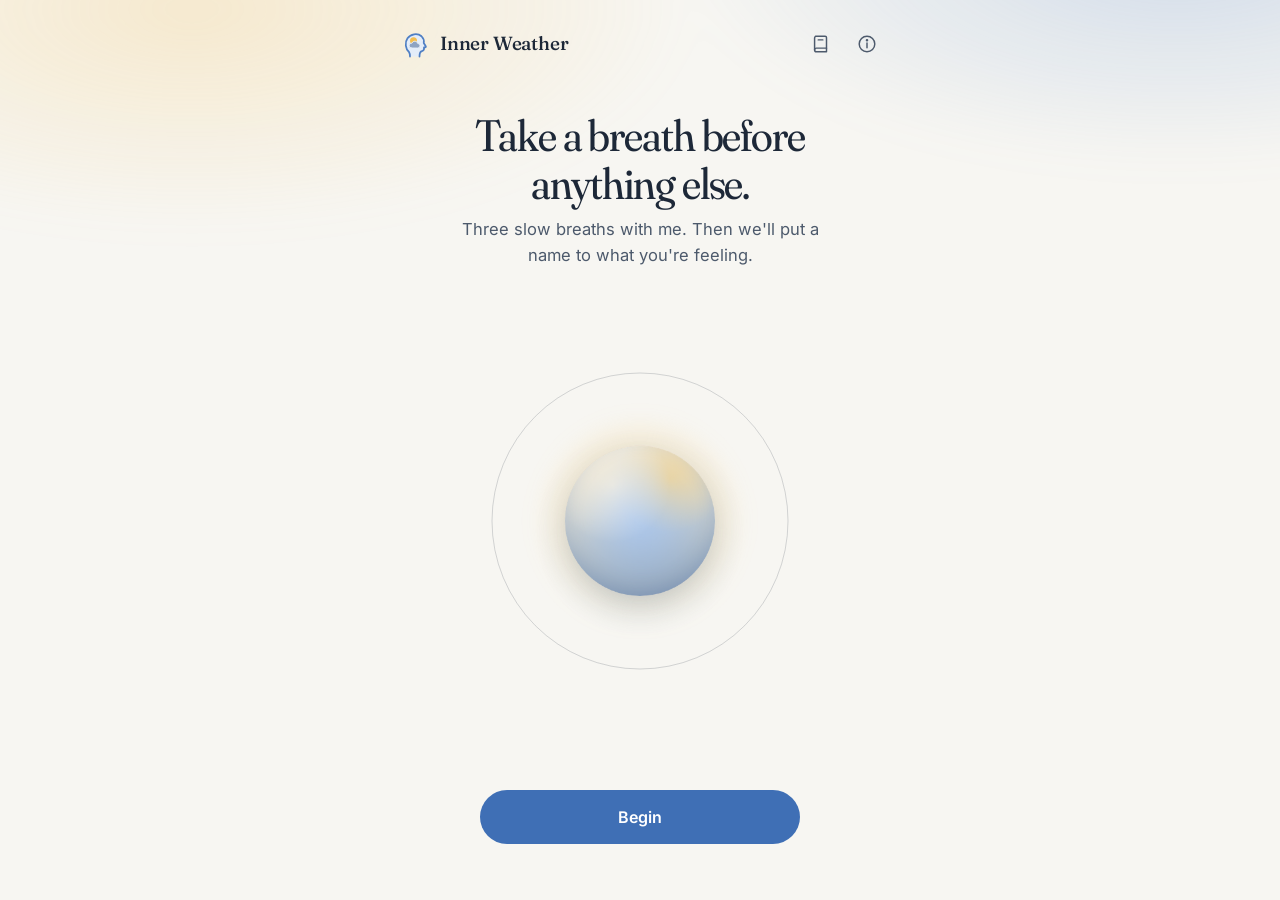
<file: index.html>
<!doctype html>
<html lang="en">
<head>
<meta charset="utf-8">
<meta name="viewport" content="width=device-width, initial-scale=1, viewport-fit=cover">
<title>Inner Weather</title>
<meta name="description" content="A one-minute pause to breathe, name what you're feeling, and choose what to do with it.">
<meta name="theme-color" content="#F7F6F2" media="(prefers-color-scheme: light)">
<meta name="theme-color" content="#0F1520" media="(prefers-color-scheme: dark)">
<meta name="apple-mobile-web-app-capable" content="yes">
<meta name="apple-mobile-web-app-title" content="Inner Weather">
<meta name="apple-mobile-web-app-status-bar-style" content="default">
<meta property="og:type" content="website">
<meta property="og:title" content="Inner Weather">
<meta property="og:description" content="Breathe, name what you're feeling, and choose what to do with it.">
<meta property="og:image" content="https://spoonninja.github.io/inner_weather/og-image.png">
<meta name="twitter:card" content="summary_large_image">
<meta name="twitter:title" content="Inner Weather">
<meta name="twitter:description" content="Breathe, name what you're feeling, and choose what to do with it.">
<meta name="twitter:image" content="https://spoonninja.github.io/inner_weather/og-image.png">
<link rel="manifest" href="./manifest.webmanifest">
<link rel="icon" href="./icons/icon.svg" type="image/svg+xml">
<link rel="apple-touch-icon" href="./icons/apple-touch-icon.png">
<link rel="preload" href="./fonts/fraunces.woff2" as="font" type="font/woff2" crossorigin>
<link rel="preload" href="./fonts/inter.woff2" as="font" type="font/woff2" crossorigin>
<link rel="stylesheet" href="./css/styles.css">
</head>
<body>
<div id="app"></div>
<div id="live" class="sr-only" aria-live="polite"></div>
<noscript><p style="padding:24px;font-family:system-ui">Inner Weather needs JavaScript to run.</p></noscript>
<script type="module" src="./js/app.js"></script>
</body>
</html>
</file>
<file: css/styles.css>
/* Inner Weather */

@font-face {
  font-family: "Fraunces";
  src: url("../fonts/fraunces.woff2") format("woff2-variations"), url("../fonts/fraunces.woff2") format("woff2");
  font-weight: 100 900;
  font-style: normal;
  font-display: swap;
}
@font-face {
  font-family: "Fraunces";
  src: url("../fonts/fraunces-italic.woff2") format("woff2-variations"), url("../fonts/fraunces-italic.woff2") format("woff2");
  font-weight: 100 900;
  font-style: italic;
  font-display: swap;
}
@font-face {
  font-family: "Inter";
  src: url("../fonts/inter.woff2") format("woff2-variations"), url("../fonts/inter.woff2") format("woff2");
  font-weight: 100 900;
  font-style: normal;
  font-display: swap;
}

:root {
  --bg: #F7F6F2;
  --surface: #FFFFFF;
  --surface-2: #EDF1F6;
  --ink: #1D2838;
  --ink-2: #4D5A6C;
  --ink-3: #8792A2;
  --line: rgba(29, 40, 56, 0.09);
  --line-strong: rgba(29, 40, 56, 0.17);
  --primary: #3F6FB5;
  --primary-ink: #FFFFFF;
  --accent-soft: #E4EDF9;
  --focus: #3F6FB5;
  --glow-a: rgba(244, 190, 79, 0.22);
  --glow-b: rgba(91, 139, 208, 0.24);
  --on-pastel: #26303D;
  --logo-blue: #4F7FC4;
  --logo-fill: #E4EDF9;
  --shadow: 0 1px 2px rgba(29, 40, 56, 0.04), 0 8px 24px -12px rgba(29, 40, 56, 0.14);
  --serif: "Fraunces", Georgia, "Times New Roman", serif;
  --sans: "Inter", system-ui, -apple-system, "Segoe UI", Roboto, sans-serif;
  --ease: cubic-bezier(0.2, 0.8, 0.2, 1);
  color-scheme: light;
}

@media (prefers-color-scheme: dark) {
  :root {
    --bg: #0F1520;
    --surface: #161E2C;
    --surface-2: #1E2839;
    --ink: #EDF1F7;
    --ink-2: #AAB6C6;
    --ink-3: #758296;
    --line: rgba(255, 255, 255, 0.07);
    --line-strong: rgba(255, 255, 255, 0.15);
    --primary: #8EB2EA;
    --primary-ink: #0F1520;
    --accent-soft: #1F2D45;
    --focus: #8EB2EA;
    --glow-a: rgba(244, 190, 79, 0.08);
    --glow-b: rgba(91, 139, 208, 0.18);
    --logo-blue: #7FA6E2;
    --logo-fill: #1C2A42;
    --shadow: 0 1px 2px rgba(0, 0, 0, 0.3), 0 10px 30px -14px rgba(0, 0, 0, 0.6);
    color-scheme: dark;
  }
}

* { box-sizing: border-box; }
html { -webkit-text-size-adjust: 100%; overflow-x: hidden; }
@supports (overflow: clip) { html, body { overflow-x: clip; } }
html, body { margin: 0; }
body {
  background: var(--bg);
  color: var(--ink);
  font-family: var(--sans);
  font-size: 16px;
  line-height: 1.55;
  -webkit-font-smoothing: antialiased;
  -moz-osx-font-smoothing: grayscale;
  min-height: 100vh;
  min-height: 100dvh;
  overflow-x: hidden;
}
body::before {
  content: "";
  position: fixed;
  inset: -20% -20% auto -20%;
  height: 70vh;
  background:
    radial-gradient(40% 50% at 25% 30%, var(--glow-a), transparent 70%),
    radial-gradient(40% 50% at 80% 20%, var(--glow-b), transparent 70%);
  filter: blur(20px);
  pointer-events: none;
  z-index: 0;
}

button, input, textarea { font: inherit; color: inherit; }
button { cursor: pointer; -webkit-tap-highlight-color: transparent; }
a { color: inherit; text-underline-offset: 3px; text-decoration-thickness: 1px; }
[hidden] { display: none !important; }
:focus { outline: none; }
:focus-visible { outline: 2px solid var(--focus); outline-offset: 3px; border-radius: 10px; }

.sr-only {
  position: absolute; width: 1px; height: 1px; padding: 0; margin: -1px;
  overflow: hidden; clip: rect(0, 0, 0, 0); white-space: nowrap; border: 0;
}

/* ---------- shell ---------- */
.shell {
  position: relative;
  z-index: 1;
  max-width: 520px;
  margin: 0 auto;
  padding: 0 20px calc(40px + env(safe-area-inset-bottom));
  min-height: 100vh;
  min-height: 100dvh;
  display: flex;
  flex-direction: column;
}

.topbar {
  display: flex;
  align-items: center;
  justify-content: space-between;
  height: 64px;
  padding-top: env(safe-area-inset-top);
  box-sizing: content-box;
}
.wordmark {
  display: inline-flex;
  align-items: center;
  gap: 10px;
  background: none;
  border: 0;
  padding: 6px 6px 6px 0;
  font-family: var(--serif);
  font-size: 19px;
  font-weight: 500;
  letter-spacing: -0.01em;
  color: var(--ink);
}
.wordmark .mini-wheel { flex: none; }
.topbar-actions { display: flex; gap: 4px; margin-right: -8px; }
.icon-btn {
  width: 42px; height: 42px;
  display: grid; place-items: center;
  border: 0; border-radius: 50%;
  background: transparent;
  color: var(--ink-2);
  transition: background 0.2s var(--ease), color 0.2s var(--ease);
}
.icon-btn:hover, .icon-btn.is-active { background: var(--surface-2); color: var(--ink); }

.icon { display: inline-grid; place-items: center; width: 22px; height: 22px; flex: none; }
.icon svg { width: 100%; height: 100%; fill: none; stroke: currentColor; stroke-width: 1.6; stroke-linecap: round; stroke-linejoin: round; }

.screen {
  flex: 1;
  display: flex;
  flex-direction: column;
  opacity: 0;
  transform: translateY(10px);
  transition: opacity 0.45s var(--ease), transform 0.55s var(--ease);
}
.screen.is-in { opacity: 1; transform: none; }
.screen > section { flex: 1; display: flex; flex-direction: column; }

/* ---------- type ---------- */
.display {
  font-family: var(--serif);
  font-weight: 400;
  font-size: clamp(32px, 8.6vw, 44px);
  line-height: 1.08;
  letter-spacing: -0.025em;
  margin: 0;
  font-variation-settings: "opsz" 96, "SOFT" 50;
}
.title {
  font-family: var(--serif);
  font-weight: 400;
  font-size: clamp(28px, 7.4vw, 36px);
  line-height: 1.12;
  letter-spacing: -0.02em;
  margin: 0;
  font-variation-settings: "opsz" 72, "SOFT" 50;
}
.lede { color: var(--ink-2); font-size: 16.5px; line-height: 1.55; margin: 10px 0 0; }
.eyebrow {
  display: inline-flex;
  align-items: center;
  gap: 8px;
  margin: 0;
  font-size: 12px;
  font-weight: 600;
  letter-spacing: 0.08em;
  text-transform: uppercase;
  color: var(--ink-2);
}
.muted { color: var(--ink-3); }
.small { font-size: 14px; }
.section-title { font-family: var(--serif); font-weight: 500; font-size: 21px; letter-spacing: -0.01em; margin: 0; }
.screen-head { margin: 8px 0 20px; }

/* ---------- buttons ---------- */
.btn {
  display: inline-flex;
  align-items: center;
  justify-content: center;
  gap: 8px;
  width: 100%;
  min-height: 54px;
  padding: 0 24px;
  border-radius: 999px;
  border: 1px solid transparent;
  font-size: 16px;
  font-weight: 600;
  letter-spacing: -0.005em;
  transition: transform 0.15s var(--ease), background 0.2s var(--ease), border-color 0.2s var(--ease), opacity 0.2s;
}
.btn:active { transform: scale(0.985); }
.btn-primary { background: var(--primary); color: var(--primary-ink); }
.btn-primary:hover { opacity: 0.92; }
.btn-quiet { background: transparent; border-color: var(--line-strong); color: var(--ink); }
.btn-quiet:hover { background: var(--surface); }
.btn-danger { background: #B4513F; color: #fff; }
.text-btn {
  display: inline-flex; align-items: center; gap: 6px;
  background: none; border: 0; padding: 10px 4px;
  color: var(--ink-2); font-size: 15px; font-weight: 500;
}
.text-btn:hover { color: var(--ink); }
.text-btn .icon { width: 18px; height: 18px; }
.text-btn.center { align-self: center; }

.back-bar { margin: 4px 0 18px; }
.back-link {
  display: inline-flex; align-items: center; gap: 4px;
  background: none; border: 0; padding: 8px 10px 8px 2px;
  color: var(--ink-2); font-size: 15px; font-weight: 500;
}
.back-link:hover { color: var(--ink); }
.back-link .icon { width: 20px; height: 20px; }

/* ---------- chips ---------- */
.feeling-chip {
  display: inline-flex; align-items: center; gap: 8px;
  padding: 6px 14px 6px 10px;
  border-radius: 999px;
  background: color-mix(in srgb, var(--chip) 38%, var(--surface));
  border: 1px solid color-mix(in srgb, var(--chip) 60%, transparent);
  font-weight: 600; font-size: 14.5px; color: var(--ink);
  white-space: nowrap;
}
.chip-dot {
  width: 9px; height: 9px; border-radius: 50%; flex: none;
  background: var(--chip);
  box-shadow: inset 0 0 0 1px rgba(0, 0, 0, 0.12);
}

/* ---------- welcome ---------- */
.welcome {
  text-align: center;
  padding-top: 4px;
}
.welcome-copy {
  max-width: 400px;
  margin: 12px auto 0;
  transition: opacity 0.6s var(--ease), transform 0.6s var(--ease);
}
.welcome.is-breathing .welcome-copy { opacity: 0; transform: translateY(-8px); pointer-events: none; }
.breath-slot { flex: 1; display: grid; place-items: center; padding: 20px 0 8px; }
.welcome-foot { position: relative; min-height: 70px; padding-bottom: 12px; }
.welcome-actions, .breathing-actions {
  display: flex; flex-direction: column; align-items: center;
  transition: opacity 0.4s var(--ease);
}
.breathing-actions { position: absolute; inset: 0 0 auto 0; }
.welcome-actions .btn { max-width: 320px; }
.breathing-actions { opacity: 0; pointer-events: none; }
.welcome.is-breathing .welcome-actions { opacity: 0; pointer-events: none; }
.welcome.is-breathing.can-skip .breathing-actions { opacity: 1; pointer-events: auto; }
.welcome.is-leaving { opacity: 0; transform: scale(0.98); transition: opacity 0.4s var(--ease), transform 0.4s var(--ease); }

.invite-card {
  text-align: left;
  display: grid;
  gap: 6px;
  margin: 4px 0 8px;
  padding: 18px 20px;
  border-radius: 22px;
  background: linear-gradient(135deg, color-mix(in srgb, var(--chip) 30%, var(--surface)), var(--surface));
  border: 1px solid var(--line);
  box-shadow: var(--shadow);
}
.invite-feeling {
  display: inline-flex; align-items: center; gap: 10px; margin: 2px 0 0;
  font-family: var(--serif); font-size: 26px; line-height: 1.1; letter-spacing: -0.015em;
}
.invite-feeling .chip-dot { width: 12px; height: 12px; }
.invite-note { margin: 0; color: var(--ink-2); font-size: 14.5px; }

/* ---------- breath ---------- */
.breath { display: flex; flex-direction: column; align-items: center; gap: 22px; }
.breath-stage {
  position: relative;
  width: min(300px, 76vw);
  aspect-ratio: 1;
}
.breath-ring { position: absolute; inset: 0; width: 100%; height: 100%; overflow: visible; }
.ring-track { fill: none; stroke: var(--line-strong); stroke-width: 1; }
.ring-progress { fill: none; stroke: var(--ink-2); stroke-width: 1.5; stroke-linecap: round; opacity: 0; transition: opacity 0.6s; }
.breath.is-running .ring-progress { opacity: 0.8; }

.breath-halo, .breath-orb {
  position: absolute;
  inset: 11%;
  border-radius: 50%;
  transform: scale(0.6);
  will-change: transform;
}
.breath-halo {
  border: 1px solid color-mix(in srgb, #7FA6E2 50%, transparent);
  background: radial-gradient(circle, transparent 55%, color-mix(in srgb, #A9C6EC 22%, transparent) 100%);
  opacity: 0.15;
}
.halo-2 { border-color: color-mix(in srgb, #F4BE4F 45%, transparent); }
.halo-3 { border-color: color-mix(in srgb, #EFA67C 45%, transparent); }
.breath-orb {
  background:
    radial-gradient(circle at 32% 26%, rgba(255, 255, 255, 0.95), rgba(255, 255, 255, 0) 38%),
    radial-gradient(circle at 70% 22%, rgba(255, 221, 150, 0.75), rgba(255, 221, 150, 0) 34%),
    linear-gradient(170deg, #F1F6FD 0%, #C6D9F3 42%, #8FB2E4 78%, #7299D6 100%);
  box-shadow:
    inset 0 -12px 30px rgba(40, 70, 130, 0.18),
    0 20px 60px -10px rgba(79, 127, 196, 0.45);
  display: grid;
  place-items: center;
}
.orb-glow {
  position: absolute; inset: -18%;
  border-radius: 50%;
  background: radial-gradient(circle, rgba(160, 194, 240, 0.55), rgba(244, 190, 79, 0.22) 50%, transparent 72%);
  filter: blur(18px);
  z-index: -1;
}
.orb-text {
  position: absolute; inset: 0;
  display: flex; flex-direction: column; align-items: center; justify-content: center; gap: 2px;
  color: var(--on-pastel);
  pointer-events: none;
}
.breath-word {
  font-family: var(--serif);
  font-style: italic;
  font-size: 26px;
  letter-spacing: -0.01em;
  transition: opacity 0.18s ease;
  min-height: 1.2em;
}
.breath-word.is-swapping { opacity: 0; }
.breath-count {
  font-size: 13px; font-weight: 600; letter-spacing: 0.1em;
  font-variant-numeric: tabular-nums;
  opacity: 0.55;
  min-height: 1.2em;
}
.breath.is-idle .breath-orb { animation: idle 6s ease-in-out infinite; }
.breath.is-idle .breath-halo { animation: idle-halo 6s ease-in-out infinite; }
@keyframes idle { 0%, 100% { transform: scale(0.58); } 50% { transform: scale(0.64); } }
@keyframes idle-halo { 0%, 100% { transform: scale(0.62); opacity: 0.12; } 50% { transform: scale(0.72); opacity: 0.25; } }

.breath-dots { display: flex; gap: 6px; height: 6px; opacity: 0; transition: opacity 0.5s; }
.breath.is-running .breath-dots { opacity: 1; }
.breath-dot { width: 6px; height: 6px; border-radius: 999px; background: var(--line-strong); transition: width 0.4s var(--ease), background 0.4s; }
.breath-dot.is-current { width: 20px; background: var(--ink-2); }
.breath-dot.is-done { background: var(--ink-3); }

/* ---------- wheel ---------- */
.wheel-screen .screen-head { text-align: center; margin-bottom: 8px; }
.wheel-frame {
  position: relative;
  width: min(calc(100vw - 12px), 640px);
  left: 50%;
  transform: translateX(-50%);
  padding-top: 36px;
}
.wheel-frame > .back-link { position: absolute; top: 0; left: max(14px, calc(50% - 250px)); z-index: 2; }
.wheel { width: 100%; }
.wheel-svg {
  display: block;
  width: 100%;
  height: auto;
  overflow: visible;
  transition: opacity 0.28s ease, transform 0.42s var(--ease);
  transform-origin: 50% 50%;
}
.wheel-svg.is-leaving { opacity: 0; transform: scale(0.96); }
.wheel-svg.is-entering { opacity: 0; transform: scale(1.05); transition: none; }
.seg { cursor: pointer; outline: none; }
.seg-fill { stroke: var(--bg); stroke-width: 1.6; transition: filter 0.2s ease; }
.seg:hover .seg-fill { filter: brightness(1.05) saturate(1.12); }
.seg:focus-visible .seg-fill { stroke: var(--ink); stroke-width: 3; }
.wheel-label { font-family: var(--sans); pointer-events: none; letter-spacing: -0.005em; }
.center-disc { fill: var(--surface); stroke: var(--line); }
.center-title { font-family: var(--serif); font-size: 23px; fill: var(--ink); letter-spacing: -0.01em; }
.focus-center .seg-fill { stroke-width: 3; }
.center-lead { font-family: var(--sans); font-size: 10px; font-weight: 700; letter-spacing: 0.14em; fill: var(--on-pastel); opacity: 0.7; pointer-events: none; }
.center-rest { font-family: var(--serif); font-size: 20px; fill: var(--on-pastel); letter-spacing: -0.01em; pointer-events: none; }

.search-wrap { display: flex; flex-direction: column; align-items: center; margin-top: 16px; }
.search { width: 100%; }
.search-field {
  display: flex; align-items: center; gap: 10px;
  height: 52px; padding: 0 18px;
  border-radius: 999px;
  background: var(--surface);
  border: 1px solid var(--line-strong);
  color: var(--ink-3);
}
.search-field:focus-within { border-color: var(--ink-2); }
.search-input { flex: 1; border: 0; background: none; outline: none; font-size: 16px; color: var(--ink); min-width: 0; }
.search-input::-webkit-search-cancel-button { display: none; }
.search-results { display: grid; gap: 6px; margin-top: 10px; }
.search-hit {
  display: flex; align-items: center; justify-content: space-between; gap: 12px;
  padding: 10px 12px; border-radius: 14px; border: 0; background: transparent; text-align: left;
}
.search-hit:hover { background: var(--surface); }
.hit-place { color: var(--ink-3); font-size: 13px; text-align: right; }

/* ---------- feeling ---------- */
.feeling-head { position: relative; margin-bottom: 18px; }
.feeling-head::before {
  content: "";
  position: absolute;
  width: 240px; height: 240px;
  right: -60px; top: -90px;
  border-radius: 50%;
  background: radial-gradient(circle, color-mix(in srgb, var(--chip) 70%, transparent), transparent 68%);
  filter: blur(10px);
  opacity: 0.8;
  z-index: -1;
}
.place-eyebrow { text-transform: none; letter-spacing: 0; font-size: 14px; font-weight: 500; }
.feeling-name {
  font-family: var(--serif);
  font-weight: 400;
  font-size: clamp(46px, 13vw, 64px);
  line-height: 1;
  letter-spacing: -0.035em;
  margin: 12px 0 0;
  font-variation-settings: "opsz" 144, "SOFT" 60;
  overflow-wrap: anywhere;
}
.meaning { font-size: 18.5px; line-height: 1.6; margin: 0 0 22px; color: var(--ink); }
.kind-note { margin: -10px 0 22px; }
.ask {
  margin: 0 0 8px;
  padding: 4px 0 4px 18px;
  border-left: 2px solid var(--chip);
  font-family: var(--serif);
  font-style: italic;
  font-size: 21px;
  line-height: 1.4;
  color: var(--ink-2);
}
.care {
  margin: 20px 0 0;
  padding: 16px 18px;
  border-radius: 18px;
  background: color-mix(in srgb, #E8B4A8 22%, var(--surface));
  border: 1px solid color-mix(in srgb, #E8B4A8 40%, transparent);
  font-size: 14.5px;
  line-height: 1.55;
}
.care p { margin: 0; }
.care a { font-weight: 600; }
.decision {
  margin-top: auto;
  padding-top: 36px;
  display: grid;
  gap: 10px;
}
.decision-q { margin: 0 0 6px; text-align: center; color: var(--ink-2); font-size: 15px; }

/* ---------- closer ---------- */
.compare-note {
  display: grid; gap: 6px;
  margin: 0 0 18px;
  padding: 16px 18px;
  border-radius: 18px;
  background: var(--surface-2);
}
.compare-note p:last-child { margin: 0; font-size: 15.5px; line-height: 1.55; }
.near-list { display: grid; gap: 10px; }
.near-card {
  display: flex; align-items: stretch; gap: 14px;
  width: 100%;
  padding: 16px 16px 16px 14px;
  text-align: left;
  border-radius: 20px;
  border: 1px solid var(--line);
  background: var(--surface);
  box-shadow: var(--shadow);
  transition: transform 0.2s var(--ease), border-color 0.2s;
}
.near-card:hover { transform: translateY(-1px); border-color: var(--line-strong); }
.near-bar { width: 4px; border-radius: 4px; background: var(--chip); flex: none; }
.near-body { display: grid; gap: 3px; flex: 1; }
.near-name { font-family: var(--serif); font-size: 21px; letter-spacing: -0.01em; }
.near-text { color: var(--ink-2); font-size: 14.5px; line-height: 1.5; }
.near-card > .icon { align-self: center; color: var(--ink-3); width: 20px; height: 20px; }
.closer-foot { margin-top: auto; padding-top: 28px; display: grid; gap: 10px; text-align: center; }
.closer-foot p { margin: 0; }

/* ---------- intention ---------- */
.signal-card {
  display: grid; gap: 10px;
  padding: 22px 22px 24px;
  border-radius: 26px;
  background:
    radial-gradient(120% 120% at 100% 0%, rgba(255, 255, 255, 0.55), transparent 55%),
    var(--chip-soft);
  color: var(--on-pastel);
  margin-bottom: 30px;
}
.signal-card .eyebrow { color: var(--on-pastel); opacity: 0.75; }
.signal { margin: 0; font-family: var(--serif); font-size: 22px; line-height: 1.38; letter-spacing: -0.01em; }
.section-sub { margin: 4px 0 14px; }
.idea-list { display: grid; gap: 8px; margin-bottom: 28px; }
.idea {
  display: flex; align-items: center; justify-content: space-between; gap: 14px;
  width: 100%;
  padding: 14px 14px 14px 18px;
  border-radius: 18px;
  border: 1px solid var(--line-strong);
  background: var(--surface);
  text-align: left;
  font-size: 15.5px;
  line-height: 1.4;
  transition: border-color 0.2s, background 0.2s, transform 0.15s var(--ease);
}
.idea:hover { border-color: var(--ink-3); }
.idea:active { transform: scale(0.99); }
.idea-icon {
  position: relative;
  width: 30px; height: 30px; flex: none;
  display: grid; place-items: center;
  border-radius: 50%;
  border: 1px solid var(--line-strong);
  color: var(--ink-2);
  transition: background 0.2s, color 0.2s, border-color 0.2s;
}
.idea-icon .icon { width: 16px; height: 16px; grid-area: 1 / 1; }
.idea-icon .icon:last-child { opacity: 0; }
.idea.is-chosen { border-color: var(--ink); background: color-mix(in srgb, var(--chip) 18%, var(--surface)); }
.idea.is-chosen .idea-icon { background: var(--primary); color: var(--primary-ink); border-color: var(--primary); }
.idea.is-chosen .idea-icon .icon:first-child { opacity: 0; }
.idea.is-chosen .idea-icon .icon:last-child { opacity: 1; }
.field-label { display: block; margin-bottom: 10px; }
.intention-field {
  width: 100%;
  min-height: 110px;
  padding: 16px 18px;
  border-radius: 20px;
  border: 1px solid var(--line-strong);
  background: var(--surface);
  font-family: var(--serif);
  font-size: 19px;
  line-height: 1.45;
  resize: vertical;
  transition: border-color 0.2s, box-shadow 0.2s;
}
.intention-field::placeholder { color: var(--ink-3); font-style: italic; }
.intention-field:focus { border-color: var(--ink-2); box-shadow: 0 0 0 4px color-mix(in srgb, var(--chip) 35%, transparent); }
.sticky-actions { display: grid; gap: 4px; justify-items: center; margin-top: 22px; }

/* ---------- done ---------- */
.summary {
  display: grid; justify-items: center; gap: 12px;
  text-align: center;
  padding: 18px 0 8px;
}
.summary-mark { margin-bottom: 6px; animation: spin 90s linear infinite; }
.done-title { font-size: clamp(38px, 10vw, 48px); }
.summary-feeling .feeling-chip { font-size: 17px; padding: 9px 18px 9px 14px; }
.summary-feeling .chip-dot { width: 11px; height: 11px; }
.summary-intention { display: grid; gap: 6px; margin: 10px 0 0; max-width: 400px; }
.intention-text { font-family: var(--serif); font-style: italic; font-size: 21px; line-height: 1.4; }
.share-card {
  display: grid; gap: 6px;
  margin-top: 28px;
  padding: 22px;
  border-radius: 26px;
  background: var(--surface);
  border: 1px solid var(--line);
  box-shadow: var(--shadow);
}
.share-card p { margin: 0 0 8px; }
.share-row { display: flex; gap: 8px; }
.name-input {
  flex: 1; min-width: 0;
  height: 54px; padding: 0 20px;
  border-radius: 999px;
  border: 1px solid var(--line-strong);
  background: var(--bg);
  font-size: 16px;
}
.name-input:focus { border-color: var(--ink-2); }
.btn-share { width: auto; flex: none; padding: 0 22px 0 18px; }
.btn-share .icon { width: 19px; height: 19px; }
.share-status { min-height: 1.4em; font-size: 14px; color: var(--ink-2); margin: 4px 0 0 !important; overflow-wrap: anywhere; }
.closer-line { text-align: center; font-family: var(--serif); font-style: italic; font-size: 19px; color: var(--ink-2); margin: 34px 0 4px; }

@keyframes spin { to { transform: rotate(360deg); } }

/* ---------- journal ---------- */
.pattern {
  display: grid; gap: 12px;
  padding: 18px;
  border-radius: 22px;
  background: var(--surface);
  border: 1px solid var(--line);
  margin-bottom: 8px;
}
.pattern-row { display: flex; flex-wrap: wrap; gap: 8px; }
.pattern-item { display: inline-flex; align-items: center; gap: 6px; }
.pattern-count { font-size: 13px; color: var(--ink-3); font-variant-numeric: tabular-nums; }
.journal-list { display: grid; gap: 10px; }
.day-label { font-size: 12px; font-weight: 600; letter-spacing: 0.08em; text-transform: uppercase; color: var(--ink-3); margin: 22px 0 2px; }
.entry {
  padding: 16px 18px;
  border-radius: 20px;
  background: var(--surface);
  border: 1px solid var(--line);
}
.entry-top { display: flex; align-items: center; justify-content: space-between; gap: 12px; }
.entry-time { font-size: 13px; color: var(--ink-3); font-variant-numeric: tabular-nums; }
.entry-intention { margin: 12px 0 0; font-family: var(--serif); font-size: 17.5px; line-height: 1.45; }
.entry .muted { margin: 8px 0 0; }
.empty { display: grid; justify-items: center; gap: 14px; text-align: center; color: var(--ink-2); padding: 48px 20px; }
.journal-foot { margin-top: 32px; display: grid; justify-items: center; }
.confirm { display: grid; gap: 12px; width: 100%; padding: 18px; border-radius: 20px; background: var(--surface); border: 1px solid var(--line); text-align: center; }
.confirm p { margin: 0; }
.confirm-row { display: grid; gap: 8px; }

/* ---------- about ---------- */
.prose h2 { font-family: var(--serif); font-weight: 500; font-size: 21px; margin: 30px 0 6px; letter-spacing: -0.01em; }
.prose p { margin: 0 0 12px; color: var(--ink-2); line-height: 1.65; }
.prose .lede { color: var(--ink); font-size: 18px; margin: 10px 0 18px; }
.prose .care p { color: var(--ink); }

/* ---------- toast ---------- */
.update-toast {
  position: fixed; z-index: 10;
  left: 50%; bottom: calc(18px + env(safe-area-inset-bottom));
  transform: translateX(-50%);
  display: flex; align-items: center; gap: 12px;
  padding: 8px 8px 8px 18px;
  border-radius: 999px;
  background: var(--primary); color: var(--primary-ink);
  box-shadow: var(--shadow);
  font-size: 14px;
}
.update-toast .text-btn { color: var(--primary-ink); font-weight: 600; padding: 8px 12px; }

/* ---------- larger screens ---------- */
@media (min-width: 720px) {
  .shell { padding-top: 12px; }
  .welcome-copy { margin-top: 32px; }
  .breath-stage { width: 320px; }
}

@media (prefers-reduced-motion: reduce) {
  *, *::before, *::after { animation: none !important; transition-duration: 0.01ms !important; }
}

/* ---------- explore ---------- */
.explore { margin-top: 22px; }
.explore-toggle {
  display: flex; align-items: center; gap: 10px; width: 100%;
  padding: 14px 16px;
  border-radius: 18px;
  border: 1px dashed var(--line-strong);
  background: transparent;
  color: var(--ink);
  font-size: 15.5px; font-weight: 500;
  text-align: left;
  transition: background 0.2s, border-color 0.2s;
}
.explore-toggle:hover { background: var(--surface); border-color: var(--ink-3); }
.explore-toggle .icon { width: 18px; height: 18px; color: var(--ink-2); }
.explore-toggle .muted { margin-left: auto; }
.explore-panel { animation: rise 0.35s var(--ease); }
.explore-field {
  width: 100%;
  min-height: 140px;
  padding: 16px 18px;
  border-radius: 20px;
  border: 1px solid var(--line-strong);
  background: var(--surface);
  font-size: 16.5px;
  line-height: 1.6;
  resize: none;
  overflow: hidden;
  transition: border-color 0.2s, box-shadow 0.2s;
}
.explore-field::placeholder { color: var(--ink-3); }
.explore-field:focus { border-color: var(--ink-2); box-shadow: 0 0 0 4px color-mix(in srgb, var(--chip) 35%, transparent); }
.explore-hint { margin: 8px 2px 0; }
.entry-note { margin-top: 10px; }
.entry-note summary { cursor: pointer; font-size: 13px; font-weight: 600; color: var(--ink-2); letter-spacing: 0.02em; }
.entry-note p { margin: 8px 0 0; color: var(--ink-2); font-size: 15px; line-height: 1.6; white-space: pre-wrap; }
@keyframes rise { from { opacity: 0; transform: translateY(6px); } to { opacity: 1; transform: none; } }

.mini-seg { stroke: var(--bg); stroke-width: 5; }
.explore-field:focus-visible, .intention-field:focus-visible, .name-input:focus-visible, .search-input:focus-visible { outline: none; }
.share-card { grid-template-columns: minmax(0, 1fr); }
.share-card > * { min-width: 0; }
.summary-intention { justify-items: center; }

/* ---------- logo ---------- */
.logo { display: inline-grid; place-items: center; flex: none; }
.logo svg { display: block; }
.summary-mark { animation: none; }

/* ---------- multi-select ---------- */
.chip-row { display: flex; flex-wrap: wrap; gap: 8px; justify-content: inherit; }
.summary-feeling .chip-row, .invite-card .chip-row { justify-content: center; }
.invite-card .chip-row { justify-content: flex-start; }
.btn-soft { background: var(--accent-soft); color: var(--ink); }
.btn-soft:hover { filter: brightness(0.98); }
.btn-soft .icon { width: 18px; height: 18px; }
.decision-others { display: flex; flex-wrap: wrap; align-items: center; gap: 8px; justify-content: center; margin-bottom: 8px; }
.tray {
  display: grid; gap: 10px;
  margin: 0 0 8px;
  padding: 14px 16px;
  border-radius: 20px;
  background: var(--surface);
  border: 1px solid var(--line);
  box-shadow: var(--shadow);
}
.tray-top { display: flex; align-items: center; justify-content: space-between; }
.tray-go { color: var(--primary); font-weight: 600; padding: 4px 0; }
.tray-go:hover { color: var(--primary); opacity: 0.85; }
.chip-wrap { display: inline-flex; align-items: center; gap: 2px; }
.chip-x {
  width: 30px; height: 30px; display: grid; place-items: center;
  border: 0; border-radius: 50%; background: transparent; color: var(--ink-3);
}
.chip-x:hover { background: var(--surface-2); color: var(--ink); }
.chip-x .icon { width: 16px; height: 16px; }
.focus-tabs { display: flex; flex-wrap: wrap; gap: 8px; margin: 0 0 16px; }
.focus-tab {
  display: inline-flex; align-items: center; gap: 8px;
  padding: 8px 14px 8px 11px;
  border-radius: 999px;
  border: 1px solid var(--line-strong);
  background: transparent;
  font-size: 14.5px; font-weight: 600; color: var(--ink-2);
}
.focus-tab.is-active { background: color-mix(in srgb, var(--chip) 40%, var(--surface)); border-color: color-mix(in srgb, var(--chip) 70%, transparent); color: var(--ink); }
.share-preview {
  max-width: 400px; margin: 8px 0 0;
  font-family: var(--serif); font-style: italic; font-size: 18px; line-height: 1.45; color: var(--ink-2);
}
.invite-feeling { font-size: 24px; }

/* ---------- feeling guide ---------- */
.guide {
  display: grid; gap: 0;
  margin: 0 0 24px;
  border-radius: 22px;
  background: var(--surface);
  border: 1px solid var(--line);
  box-shadow: var(--shadow);
  overflow: hidden;
}
.guide-block { padding: 18px 20px; }
.guide-block + .guide-block { border-top: 1px solid var(--line); }
.guide-block .eyebrow { color: var(--ink-3); margin-bottom: 6px; }
.guide-block p:last-child { margin: 0; font-size: 16px; line-height: 1.6; color: var(--ink); }
.guide-block:first-child { border-left: 3px solid var(--chip); }
.guide-block:last-child { border-left: 3px solid var(--chip); }

/* ---------- per-feeling text ---------- */
.text-list { display: grid; gap: 12px; }
.text-item { display: grid; gap: 4px; }
.text-item p { margin: 0; }
.text-label { display: inline-flex; align-items: center; gap: 6px; font-size: 12.5px; font-weight: 600; color: var(--ink-2); }
.summary-list { justify-items: center; text-align: center; }
.summary-list .text-item p { font-family: var(--serif); font-style: italic; font-size: 20px; line-height: 1.4; }
.summary-list .text-label { justify-self: center; }
.entry-intention { margin-top: 12px; }
.entry-intention .text-item p { font-family: var(--serif); font-size: 17.5px; line-height: 1.45; }
.entry-note .text-list { margin-top: 8px; }
.entry-note .text-item p { color: var(--ink-2); font-size: 15px; line-height: 1.6; white-space: pre-wrap; }
.tab-check { display: inline-grid; place-items: center; width: 18px; height: 18px; border-radius: 50%; background: var(--primary); color: var(--primary-ink); margin-left: 2px; }
.tab-check .icon { width: 12px; height: 12px; }
.tab-check .icon svg { stroke-width: 2.4; }
.step-note { margin: 8px 2px 0; text-align: right; }
</file>
